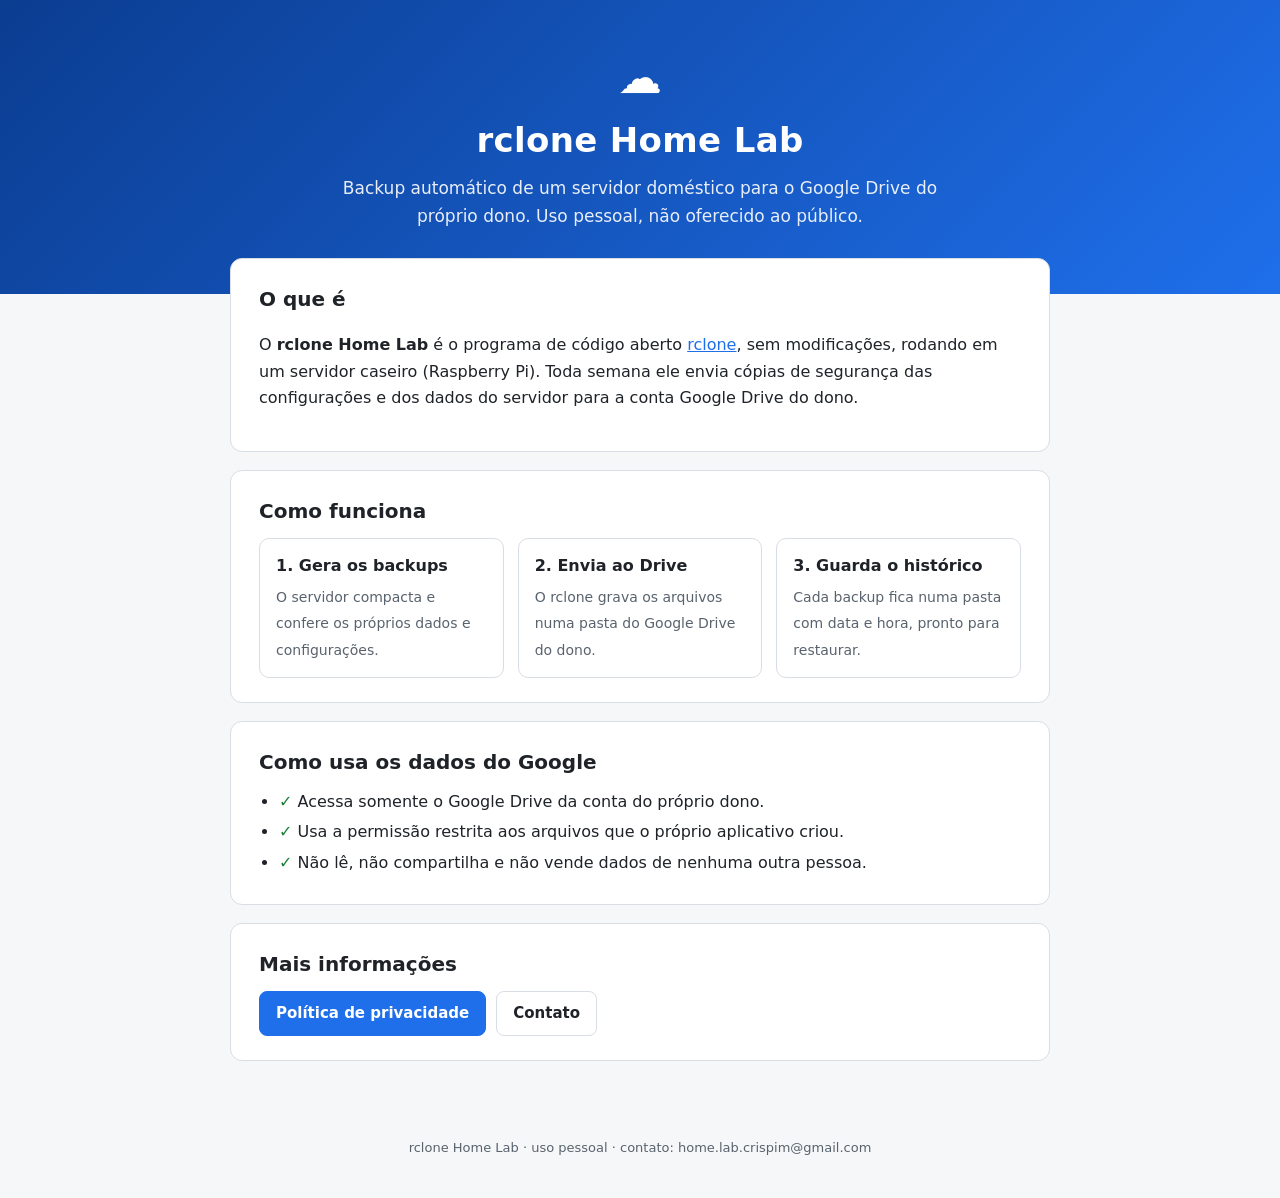
<file: index.html>
<!DOCTYPE html>
<html lang="pt-BR">
<head>
<meta charset="utf-8">
<meta name="viewport" content="width=device-width, initial-scale=1">
<title>rclone Home Lab</title>
<meta name="description" content="Aplicativo de uso pessoal para backup de um servidor doméstico no Google Drive do próprio dono.">
<link rel="icon" href="data:image/svg+xml,<svg xmlns=%22http://www.w3.org/2000/svg%22 viewBox=%220 0 100 100%22><text y=%22.9em%22 font-size=%2290%22>☁️</text></svg>">
<link rel="stylesheet" href="estilo.css">
</head>
<body>
<header class="topo">
  <div class="icone">☁️</div>
  <h1>rclone Home Lab</h1>
  <p>Backup automático de um servidor doméstico para o Google Drive do próprio dono. Uso pessoal, não oferecido ao público.</p>
</header>

<main>
  <section class="cartao">
    <h2>O que é</h2>
    <p>O <b>rclone Home Lab</b> é o programa de código aberto <a href="https://rclone.org">rclone</a>,
    sem modificações, rodando em um servidor caseiro (Raspberry Pi). Toda semana ele envia
    cópias de segurança das configurações e dos dados do servidor para a conta Google Drive do dono.</p>
  </section>

  <section class="cartao">
    <h2>Como funciona</h2>
    <div class="grade">
      <div class="item"><b>1. Gera os backups</b><span>O servidor compacta e confere os próprios dados e configurações.</span></div>
      <div class="item"><b>2. Envia ao Drive</b><span>O rclone grava os arquivos numa pasta do Google Drive do dono.</span></div>
      <div class="item"><b>3. Guarda o histórico</b><span>Cada backup fica numa pasta com data e hora, pronto para restaurar.</span></div>
    </div>
  </section>

  <section class="cartao">
    <h2>Como usa os dados do Google</h2>
    <ul>
      <li><span class="ok">✓</span> Acessa somente o Google Drive da conta do próprio dono.</li>
      <li><span class="ok">✓</span> Usa a permissão restrita aos arquivos que o próprio aplicativo criou.</li>
      <li><span class="ok">✓</span> Não lê, não compartilha e não vende dados de nenhuma outra pessoa.</li>
    </ul>
  </section>

  <section class="cartao">
    <h2>Mais informações</h2>
    <div class="botoes">
      <a class="botao primario" href="privacidade.html">Política de privacidade</a>
      <a class="botao" href="mailto:home.lab.crispim@gmail.com">Contato</a>
    </div>
  </section>
</main>

<footer>rclone Home Lab · uso pessoal · contato: home.lab.crispim@gmail.com</footer>
</body>
</html>
</file>
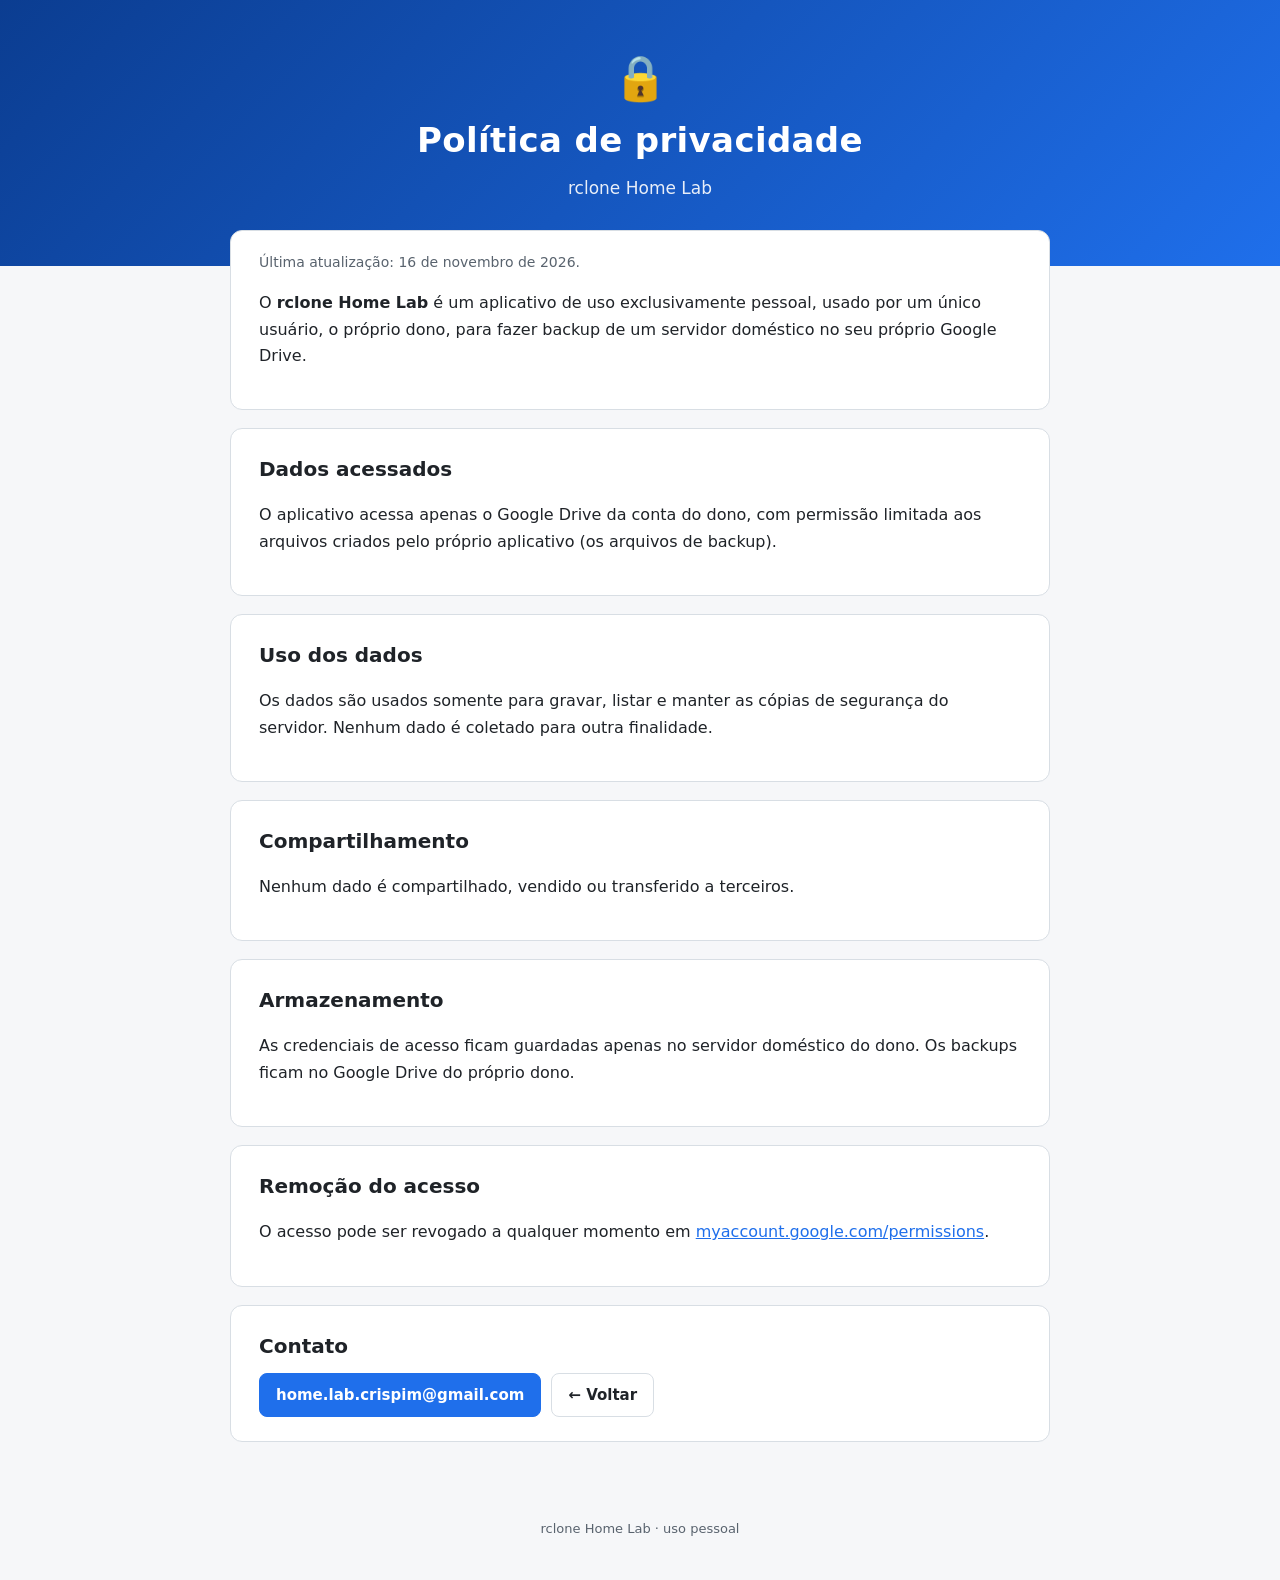
<file: privacidade.html>
<!DOCTYPE html>
<html lang="pt-BR">
<head>
<meta charset="utf-8">
<meta name="viewport" content="width=device-width, initial-scale=1">
<title>Política de privacidade - rclone Home Lab</title>
<link rel="icon" href="data:image/svg+xml,<svg xmlns=%22http://www.w3.org/2000/svg%22 viewBox=%220 0 100 100%22><text y=%22.9em%22 font-size=%2290%22>☁️</text></svg>">
<link rel="stylesheet" href="estilo.css">
</head>
<body>
<header class="topo">
  <div class="icone">🔒</div>
  <h1>Política de privacidade</h1>
  <p>rclone Home Lab</p>
</header>

<main>
  <section class="cartao">
    <p class="data">Última atualização: 16 de novembro de 2026.</p>
    <p>O <b>rclone Home Lab</b> é um aplicativo de uso exclusivamente pessoal, usado por um único
    usuário, o próprio dono, para fazer backup de um servidor doméstico no seu próprio Google Drive.</p>
  </section>

  <section class="cartao">
    <h2>Dados acessados</h2>
    <p>O aplicativo acessa apenas o Google Drive da conta do dono, com permissão limitada aos arquivos
    criados pelo próprio aplicativo (os arquivos de backup).</p>
  </section>

  <section class="cartao">
    <h2>Uso dos dados</h2>
    <p>Os dados são usados somente para gravar, listar e manter as cópias de segurança do servidor.
    Nenhum dado é coletado para outra finalidade.</p>
  </section>

  <section class="cartao">
    <h2>Compartilhamento</h2>
    <p>Nenhum dado é compartilhado, vendido ou transferido a terceiros.</p>
  </section>

  <section class="cartao">
    <h2>Armazenamento</h2>
    <p>As credenciais de acesso ficam guardadas apenas no servidor doméstico do dono. Os backups ficam
    no Google Drive do próprio dono.</p>
  </section>

  <section class="cartao">
    <h2>Remoção do acesso</h2>
    <p>O acesso pode ser revogado a qualquer momento em
    <a href="https://myaccount.google.com/permissions">myaccount.google.com/permissions</a>.</p>
  </section>

  <section class="cartao">
    <h2>Contato</h2>
    <div class="botoes">
      <a class="botao primario" href="mailto:home.lab.crispim@gmail.com">home.lab.crispim@gmail.com</a>
      <a class="botao" href="index.html">← Voltar</a>
    </div>
  </section>
</main>

<footer>rclone Home Lab · uso pessoal</footer>
</body>
</html>
</file>
<file: estilo.css>
:root{--bg:#f6f7f9;--card:#fff;--txt:#1f2328;--sub:#59636e;--borda:#d8dee4;--acento:#1f6feb;--verde:#1a7f37}
@media (prefers-color-scheme:dark){:root{--bg:#0d1117;--card:#161b22;--txt:#e6edf3;--sub:#9198a1;--borda:#30363d;--acento:#4493f8;--verde:#3fb950}}
*{box-sizing:border-box}
body{margin:0;font-family:system-ui,"Segoe UI",Roboto,Arial,sans-serif;background:var(--bg);color:var(--txt);line-height:1.65}
.topo{background:linear-gradient(135deg,#0b3d91,#1f6feb);color:#fff;padding:56px 20px 64px;text-align:center}
.topo .icone{font-size:44px;line-height:1}
.topo h1{margin:12px 0 6px;font-size:34px;letter-spacing:.01em}
.topo p{margin:0 auto;max-width:620px;opacity:.9;font-size:17px}
main{max-width:860px;margin:-36px auto 0;padding:0 20px 48px}
.cartao{background:var(--card);border:1px solid var(--borda);border-radius:12px;padding:24px 28px;margin-bottom:18px}
.cartao h2{margin:0 0 10px;font-size:20px}
.grade{display:grid;grid-template-columns:repeat(auto-fit,minmax(220px,1fr));gap:14px;margin-top:6px}
.item{border:1px solid var(--borda);border-radius:10px;padding:14px 16px}
.item b{display:block;margin-bottom:4px}
.item span{color:var(--sub);font-size:14px}
ul{margin:6px 0 0;padding-left:20px}
li{margin:4px 0}
.ok{color:var(--verde);font-weight:600}
a{color:var(--acento)}
.botoes{display:flex;flex-wrap:wrap;gap:10px;margin-top:6px}
.botao{display:inline-block;padding:9px 16px;border-radius:8px;border:1px solid var(--borda);text-decoration:none;color:var(--txt);font-weight:600;font-size:15px}
.botao.primario{background:var(--acento);border-color:var(--acento);color:#fff}
.data{color:var(--sub);font-size:14px;margin-top:-4px}
footer{text-align:center;color:var(--sub);font-size:13px;padding:10px 20px 40px}
</file>
